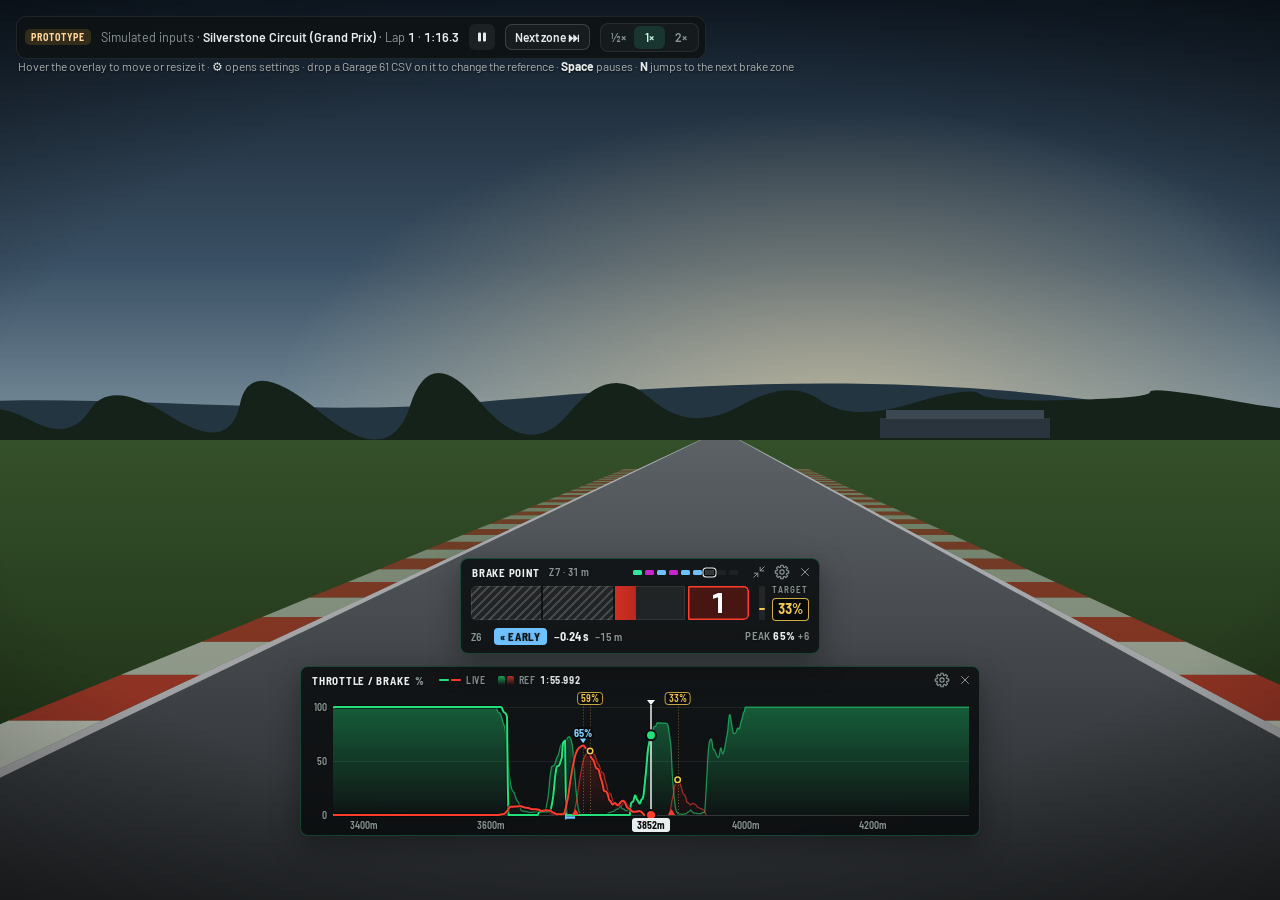
<file: prototype/index.html>
<!doctype html>
<html lang="en">
<head>
  <meta charset="utf-8">
  <meta name="viewport" content="width=device-width, initial-scale=1">
  <title>Input Telemetry Overlay</title>
  <link rel="preconnect" href="https://fonts.googleapis.com">
  <link rel="preconnect" href="https://fonts.gstatic.com" crossorigin>
  <link href="https://fonts.googleapis.com/css2?family=Barlow:wght@400;500;600&family=Barlow+Semi+Condensed:wght@500;600;700&display=swap" rel="stylesheet">
  <link rel="stylesheet" href="src/styles.css">
</head>
<body>
  <!-- Prototype only: a stand-in for the sim view so opacity can be judged. -->
  <div class="stage" id="stage" aria-hidden="true"></div>

  <!-- ================= Overlay ================= -->
  <section class="ito-overlay" id="overlay" aria-label="Throttle and brake inputs">
    <canvas class="ito-canvas" id="graph"></canvas>

    <header class="ito-header" id="dragHandle">
      <span class="ito-grip" aria-hidden="true"></span>
      <h1 class="ito-title" id="title"><span class="full">Throttle / Brake</span><span class="short">Thr / Brk</span><span class="unit">%</span></h1>
      <div class="ito-legend" id="legend">
        <span class="lg"><span class="lg-keys"><i class="lg-line" style="--c: var(--throttle)"></i><i class="lg-line" style="--c: var(--brake)"></i></span>Live</span>
        <span class="lg" id="legendRef"><span class="lg-keys"><i class="lg-fill" style="--c: var(--throttle)"></i><i class="lg-fill" style="--c: var(--brake)"></i></span>Ref <b id="legendRefTime">–</b></span>
      </div>
      <span class="ito-tools">
        <button class="ito-gear" id="gear" type="button" aria-label="Overlay settings" aria-haspopup="dialog" aria-expanded="false" aria-controls="settings">
          <svg viewBox="0 0 24 24" width="16" height="16" aria-hidden="true"><path d="M9.97 4.68 L10.27 1.95 L13.73 1.95 L14.03 4.68 L15.75 5.39 L17.89 3.67 L20.33 6.11 L18.61 8.25 L19.32 9.97 L22.05 10.27 L22.05 13.73 L19.32 14.03 L18.61 15.75 L20.33 17.89 L17.89 20.33 L15.75 18.61 L14.03 19.32 L13.73 22.05 L10.27 22.05 L9.97 19.32 L8.25 18.61 L6.11 20.33 L3.67 17.89 L5.39 15.75 L4.68 14.03 L1.95 13.73 L1.95 10.27 L4.68 9.97 L5.39 8.25 L3.67 6.11 L6.11 3.67 L8.25 5.39Z"/><circle cx="12" cy="12" r="3.2"/></svg>
        </button>
        <button class="ito-gear" id="quit" type="button" aria-label="Quit the overlay">
          <svg viewBox="0 0 24 24" width="14" height="14" aria-hidden="true"><path d="M6 6l12 12M18 6 6 18"/></svg>
        </button>
      </span>
    </header>

    <div class="ito-size" id="sizeReadout" aria-hidden="true"></div>
    <div class="ito-drop" aria-hidden="true">
      <svg viewBox="0 0 24 24" width="20" height="20"><path d="M12 15V4M7.5 8.5 12 4l4.5 4.5M4 15v3a2 2 0 0 0 2 2h12a2 2 0 0 0 2-2v-3"/></svg>
      <span>Drop to set reference lap</span>
    </div>
  </section>

  <!-- ================= Brake point countdown ================= -->
  <!-- Its own window, so it can sit near the driver's line of sight. Filled by brake-cue.js. -->
  <section id="cue" aria-label="Brake point countdown"></section>

  <!-- ================= Settings ================= -->
  <div class="ito-settings" id="settings" role="dialog" aria-labelledby="setTitle" hidden>
    <div class="set-head">
      <span id="setTitle">Graph settings</span>
      <button class="icon-btn" type="button" data-close aria-label="Close settings">
        <svg viewBox="0 0 24 24" width="14" height="14" aria-hidden="true"><path d="M6 6l12 12M18 6 6 18"/></svg>
      </button>
    </div>

    <!-- Each window's gear shows its own tabs (data-for); Reference is in both. -->
    <div class="set-tabs" role="tablist">
      <button type="button" role="tab" id="tab-display" aria-controls="panel-display" data-tab="display" data-for="graph">Display</button>
      <button type="button" role="tab" id="tab-labels" aria-controls="panel-labels" data-tab="labels" data-for="graph">Labels</button>
      <button type="button" role="tab" id="tab-timing" aria-controls="panel-timing" data-tab="timing" data-for="graph">Timing</button>
      <button type="button" role="tab" id="tab-countdown" aria-controls="panel-countdown" data-tab="countdown" data-for="cue">Countdown</button>
      <button type="button" role="tab" id="tab-grades" aria-controls="panel-grades" data-tab="grades" data-for="cue">Grades</button>
      <button type="button" role="tab" id="tab-window" aria-controls="panel-window" data-tab="window" data-for="cue">Window</button>
      <button type="button" role="tab" id="tab-reference" aria-controls="panel-reference" data-tab="reference" data-for="graph cue">Reference</button>
    </div>

    <div class="set-body">
    <!-- ======== Graph ======== -->
    <!-- Display -->
    <div class="set-panel" role="tabpanel" id="panel-display" aria-labelledby="tab-display">
      <div class="set-section">Opacity</div>
      <label class="set-row">
        <span class="row-head"><span>Background</span><output data-for="bgOpacity"></output></span>
        <input type="range" min="0" max="100" step="1" data-setting="bgOpacity" data-unit="%">
      </label>
      <label class="set-row">
        <span class="row-head"><span>Reference fill</span><output data-for="refOpacity"></output></span>
        <input type="range" min="0" max="100" step="1" data-setting="refOpacity" data-unit="%">
      </label>

      <hr class="set-divider">
      <div class="set-section">Layout</div>
      <label class="set-toggle">
        <span>Lock size &amp; position<small>Both windows</small></span>
        <input type="checkbox" class="switch" data-setting="locked">
      </label>
      <button type="button" class="btn" data-reset="graph">Reset size &amp; position</button>

      <hr class="set-divider">
      <label class="set-toggle">
        <span>Brake point window<small>The countdown; its gear has its settings</small></span>
        <input type="checkbox" class="switch" data-setting="cueOn">
      </label>
    </div>

    <!-- Labels -->
    <div class="set-panel" role="tabpanel" id="panel-labels" aria-labelledby="tab-labels" hidden>
      <label class="set-toggle">
        <span>Brake peak labels<small>Max % reached in each braking zone</small></span>
        <input type="checkbox" class="switch" data-setting="labels">
      </label>
      <div class="set-row" data-needs="labels">
        <span class="row-head"><span>Label</span></span>
        <div class="seg" data-setting="labelMode" role="group" aria-label="Which brake traces get labels">
          <button type="button" data-value="live">Live</button>
          <button type="button" data-value="ref">Reference</button>
          <button type="button" data-value="both">Both</button>
        </div>
      </div>
      <label class="set-row" data-needs="labels">
        <span class="row-head"><span>Ignore peaks below</span><output data-for="labelMin"></output></span>
        <input type="range" min="0" max="50" step="1" data-setting="labelMin" data-unit="%">
      </label>
      <div class="label-key" data-needs="labels">
        <span><i class="key-pill key-live">82%</i>Your peak, on its apex</span>
        <span><i class="key-pill key-ref">76%</i>Reference peak, top of its line</span>
      </div>

      <hr class="set-divider">
      <label class="set-toggle">
        <span>Brake points<small>Marks each reference brake point and underlines your gap to it in its grade's colour</small></span>
        <input type="checkbox" class="switch" data-setting="cueGraph">
      </label>
    </div>

    <!-- Timing -->
    <div class="set-panel" role="tabpanel" id="panel-timing" aria-labelledby="tab-timing" hidden>
      <div class="set-row">
        <span class="row-head"><span>X-axis</span></span>
        <div class="seg" data-setting="axis" role="group" aria-label="X-axis units">
          <button type="button" data-value="distance">Distance</button>
          <button type="button" data-value="time">Time</button>
        </div>
      </div>
      <label class="set-row" data-axis="distance">
        <span class="row-head"><span>History <small>behind the car</small></span><output data-for="historyM"></output></span>
        <input type="range" min="100" max="1500" step="50" data-setting="historyM" data-unit=" m">
      </label>
      <label class="set-row" data-axis="distance">
        <span class="row-head"><span>Look-ahead <small>reference preview</small></span><output data-for="aheadM"></output></span>
        <input type="range" min="0" max="1500" step="50" data-setting="aheadM" data-unit=" m">
      </label>
      <label class="set-row" data-axis="time" hidden>
        <span class="row-head"><span>History <small>behind the car</small></span><output data-for="historyS"></output></span>
        <input type="range" min="1" max="20" step="0.5" data-setting="historyS" data-unit=" s">
      </label>
      <label class="set-row" data-axis="time" hidden>
        <span class="row-head"><span>Look-ahead <small>reference preview</small></span><output data-for="aheadS"></output></span>
        <input type="range" min="0" max="15" step="0.5" data-setting="aheadS" data-unit=" s">
      </label>

      <hr class="set-divider">
      <div class="set-row">
        <span class="row-head"><span>Update rate</span></span>
        <div class="seg" data-setting="hz" role="group" aria-label="Update rate">
          <button type="button" data-value="30">30 Hz</button>
          <button type="button" data-value="60">60 Hz</button>
        </div>
        <p class="set-hint">iRacing sends telemetry at 60 Hz. 30 Hz halves the redraw cost.</p>
      </div>
    </div>

    <!-- ======== Brake point window ======== -->
    <!-- Countdown -->
    <div class="set-panel" role="tabpanel" id="panel-countdown" aria-labelledby="tab-countdown" hidden>
      <label class="set-row" data-needs="cueOn">
        <span class="row-head"><span>Countdown <small>3 counts</small></span><output data-for="cueLead"></output></span>
        <input type="range" min="1.5" max="4.5" step="0.5" data-setting="cueLead" data-unit=" s">
      </label>
      <label class="set-row" data-needs="cueOn">
        <span class="row-head"><span>Cue early by <small>reaction allowance</small></span><output data-for="cueEarly"></output></span>
        <input type="range" min="0" max="0.3" step="0.05" data-setting="cueEarly" data-unit=" s" data-decimals="2">
      </label>
      <label class="set-row" data-needs="cueOn">
        <span class="row-head"><span>Skip zones below <small>reference peak</small></span><output data-for="cueMin"></output></span>
        <input type="range" min="0" max="50" step="1" data-setting="cueMin" data-unit="%">
      </label>
      <label class="set-toggle" data-needs="cueOn">
        <span>Beeps<small>One per count, a long one on BRAKE</small></span>
        <input type="checkbox" class="switch" data-setting="cueBeep">
      </label>
      <label class="set-toggle">
        <span>Red pulse on BRAKE<small>Both windows' backgrounds, for half a second</small></span>
        <input type="checkbox" class="switch" data-setting="cuePulse">
      </label>
    </div>

    <!-- Grades -->
    <div class="set-panel" role="tabpanel" id="panel-grades" aria-labelledby="tab-grades" hidden>
      <label class="set-row">
        <span class="row-head"><span>Good within <small>of the reference</small></span><output data-for="cueTol"></output></span>
        <input type="range" min="0.02" max="0.2" step="0.01" data-setting="cueTol" data-unit=" s" data-decimals="2" data-prefix="±">
      </label>
      <label class="set-row">
        <span class="row-head"><span>Perfect within <small>inside good</small></span><output data-for="cuePerfect"></output></span>
        <input type="range" min="0.01" max="0.06" step="0.01" data-setting="cuePerfect" data-unit=" s" data-decimals="2" data-prefix="±">
      </label>
      <div class="grade-key" id="gradeKey"></div>
    </div>

    <!-- Window -->
    <div class="set-panel" role="tabpanel" id="panel-window" aria-labelledby="tab-window" hidden>
      <label class="set-toggle">
        <span>Show this window<small>Also on the graph's Display tab</small></span>
        <input type="checkbox" class="switch" data-setting="cueOn">
      </label>
      <label class="set-toggle" data-needs="cueOn">
        <span>Compact<small>Just the bar</small></span>
        <input type="checkbox" class="switch" data-setting="cueCompact">
      </label>

      <hr class="set-divider">
      <div class="set-section">Opacity</div>
      <label class="set-row" data-needs="cueOn">
        <span class="row-head"><span>Background</span><output data-for="cueBg"></output></span>
        <input type="range" min="0" max="100" step="1" data-setting="cueBg" data-unit="%">
      </label>
      <label class="set-row" data-needs="cueOn">
        <span class="row-head"><span>Contents <small>bar and text</small></span><output data-for="cueFg"></output></span>
        <input type="range" min="30" max="100" step="1" data-setting="cueFg" data-unit="%">
      </label>

      <hr class="set-divider">
      <div class="set-section">Layout</div>
      <label class="set-toggle">
        <span>Lock size &amp; position<small>Both windows</small></span>
        <input type="checkbox" class="switch" data-setting="locked">
      </label>
      <button type="button" class="btn" data-reset="cue">Reset size &amp; position</button>
    </div>

    <!-- ======== Both ======== -->
    <!-- Reference -->
    <div class="set-panel" role="tabpanel" id="panel-reference" aria-labelledby="tab-reference" hidden>
      <div class="ref-card" id="refCard" hidden>
        <div class="ref-top">
          <span class="ref-src" id="refSrc">G61</span>
          <span class="ref-driver" id="refDriver"></span>
          <span class="ref-time" id="refTime"></span>
        </div>
        <div class="ref-sub" id="refSub"></div>
        <div class="ref-meta">
          <span id="refStats"></span>
          <span class="ref-status" id="refStatus"></span>
        </div>
        <div class="ref-actions">
          <button type="button" class="btn" data-browse>Replace…</button>
          <button type="button" class="btn btn-quiet" id="refRemove">Remove</button>
        </div>
      </div>

      <div class="dropzone" id="dropzone" role="button" tabindex="0" aria-describedby="dropHint">
        <svg viewBox="0 0 24 24" width="20" height="20" aria-hidden="true"><path d="M12 15V4M7.5 8.5 12 4l4.5 4.5M4 15v3a2 2 0 0 0 2 2h12a2 2 0 0 0 2-2v-3"/></svg>
        <span class="dz-title" id="dzTitle">Drop a Garage 61 lap CSV</span>
        <span class="dz-sub">or <u>browse files</u></span>
        <span class="dz-hint" id="dropHint">Needs LapDistPct, Brake and Throttle columns</span>
      </div>
      <input type="file" id="fileInput" accept=".csv,text/csv" hidden>
      <p class="set-error" id="refError" role="alert" hidden></p>

      <label class="set-toggle">
        <span>Show reference lap</span>
        <input type="checkbox" class="switch" data-setting="showRef">
      </label>
      <p class="set-hint">Lined up by lap distance, so a lap of any pace matches corner for corner.</p>
    </div>
    </div>

    <div class="set-foot">
      <button type="button" class="link-btn" id="resetAll">Reset to defaults</button>
      <span>Design prototype</span>
    </div>
  </div>

  <!-- Prototype only: playback controls for the simulated inputs. -->
  <div class="harness" id="harness">
    <span class="harness-tag">Prototype</span>
    <span class="harness-text">Simulated inputs · <b id="hzTrack">–</b> · Lap <b id="hzLap">1</b> · <b id="hzClock">0:00.0</b></span>
    <button type="button" class="icon-btn" id="playBtn" aria-label="Pause"></button>
    <button type="button" class="btn btn-sm" id="nextZoneBtn" title="Jump to just before the next brake point countdown (N)">Next zone ⏭</button>
    <div class="seg seg-sm" id="speedSeg" role="group" aria-label="Playback speed">
      <button type="button" data-speed="0.5">½×</button>
      <button type="button" data-speed="1" aria-pressed="true">1×</button>
      <button type="button" data-speed="2">2×</button>
    </div>
  </div>
  <p class="harness-hint">Hover the overlay to move or resize it · <b>⚙</b> opens settings · drop a Garage 61 CSV on it to change the reference · <b>Space</b> pauses · <b>N</b> jumps to the next brake zone</p>

  <script src="data/sample-lap.js"></script>
  <script src="src/lap.js"></script>
  <script src="src/sim.js"></script>
  <script src="src/live-trace.js"></script>
  <script src="src/graph.js"></script>
  <script src="src/brake-cue.js"></script>
  <script src="src/frame.js"></script>
  <script src="src/settings.js"></script>
  <script src="src/stage.js"></script>
  <script src="src/main.js"></script>
</body>
</html>
</file>
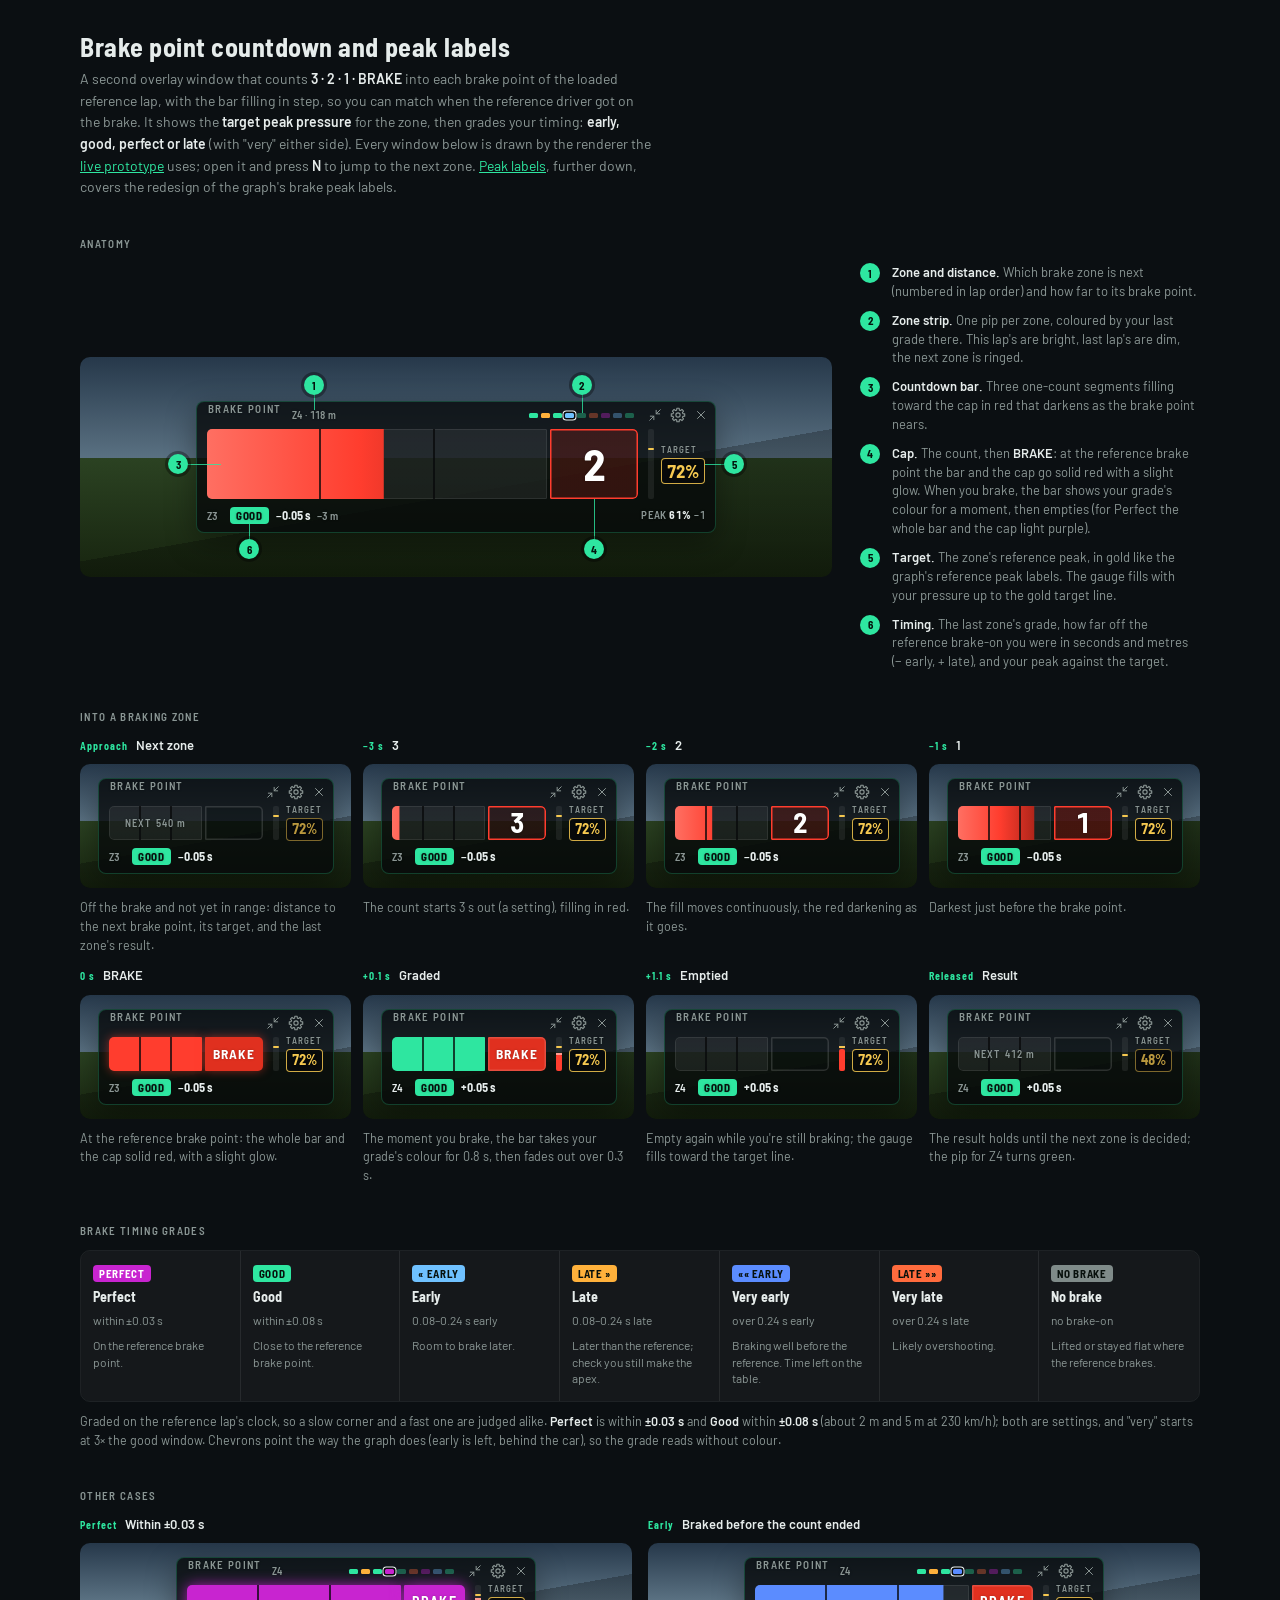
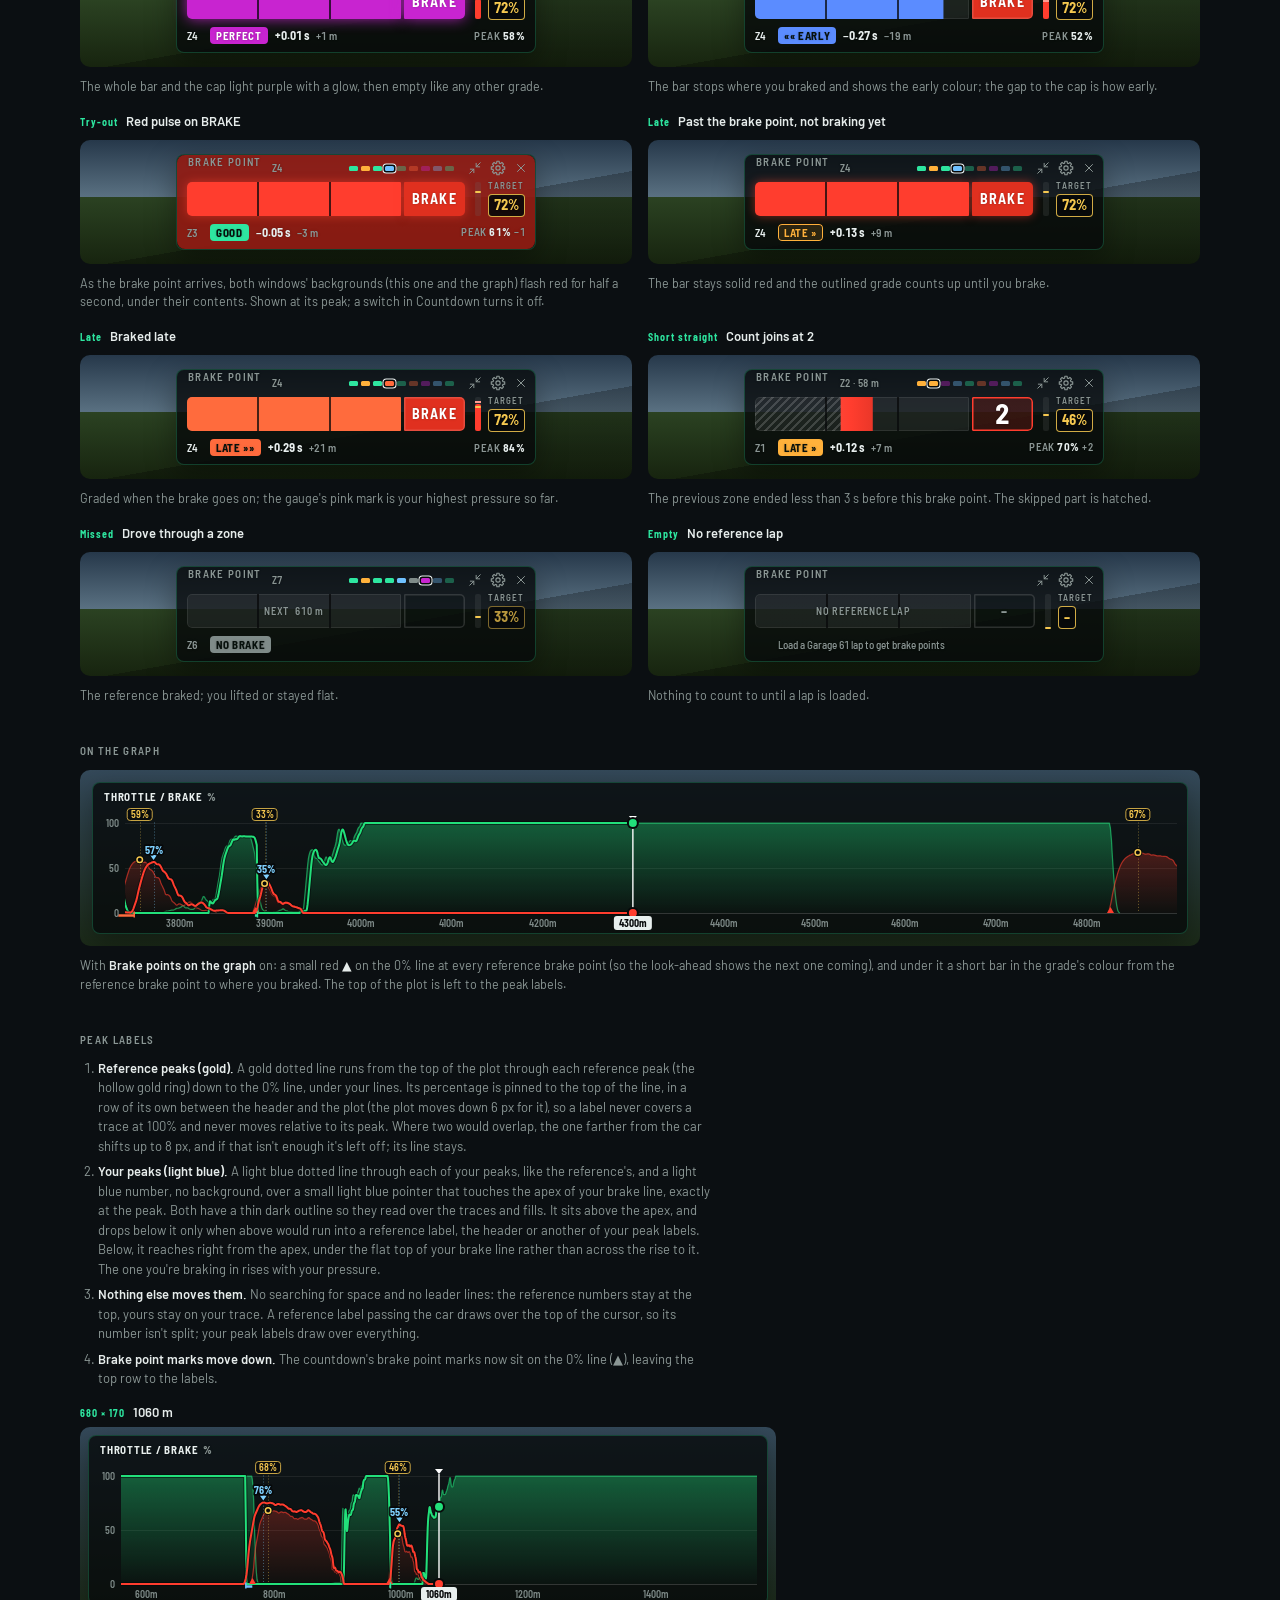
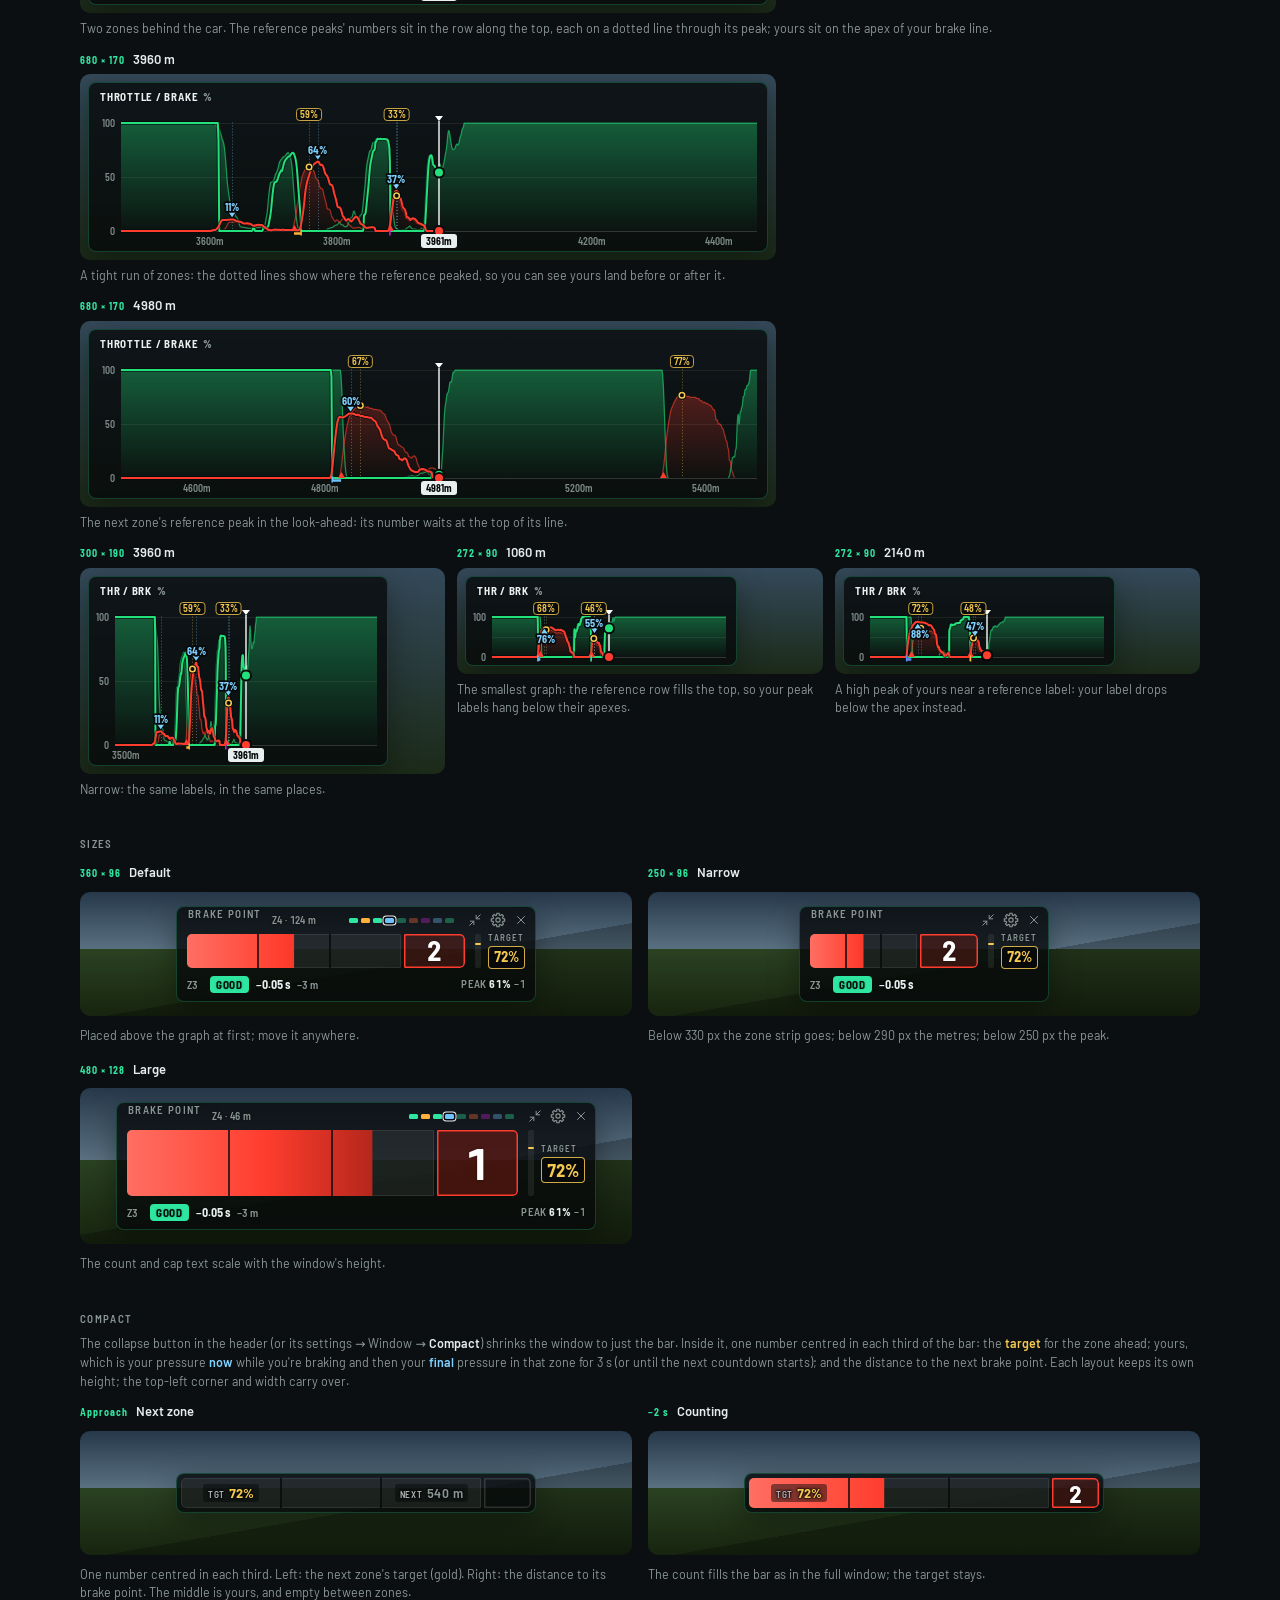
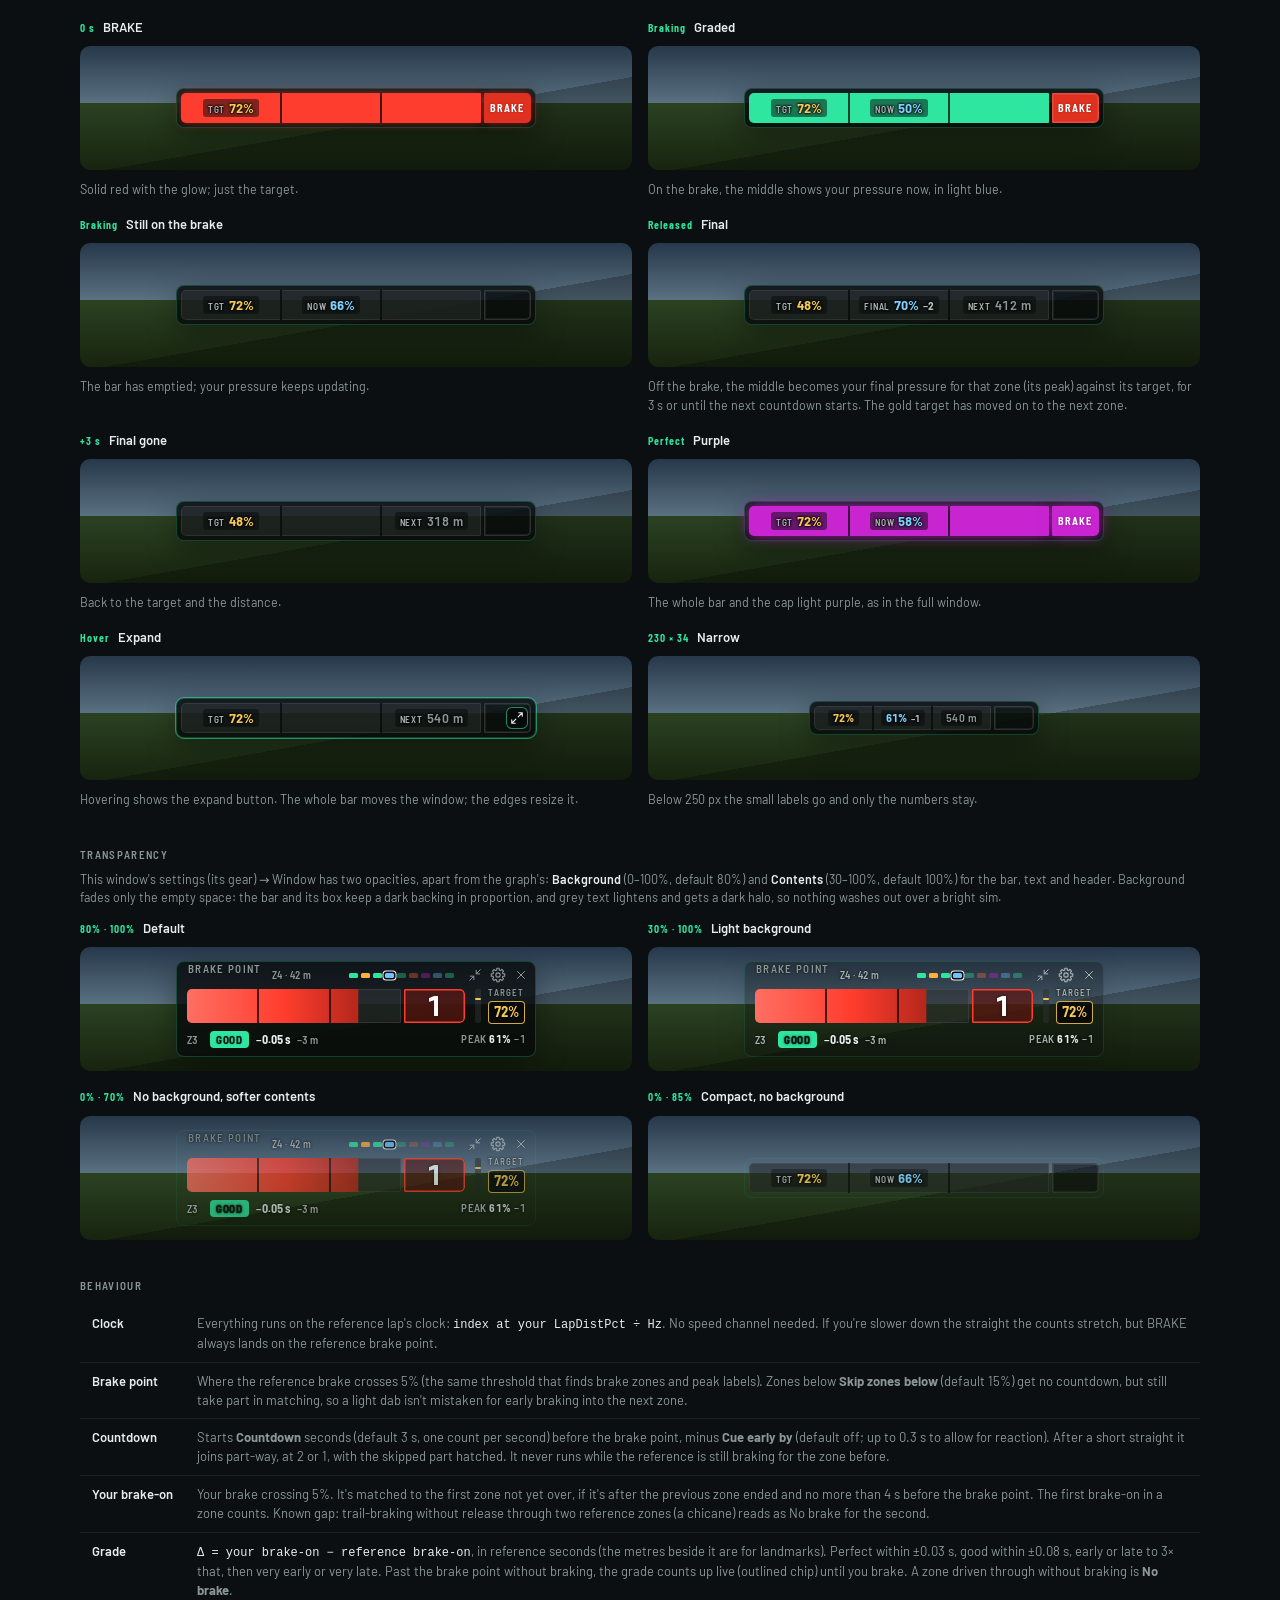
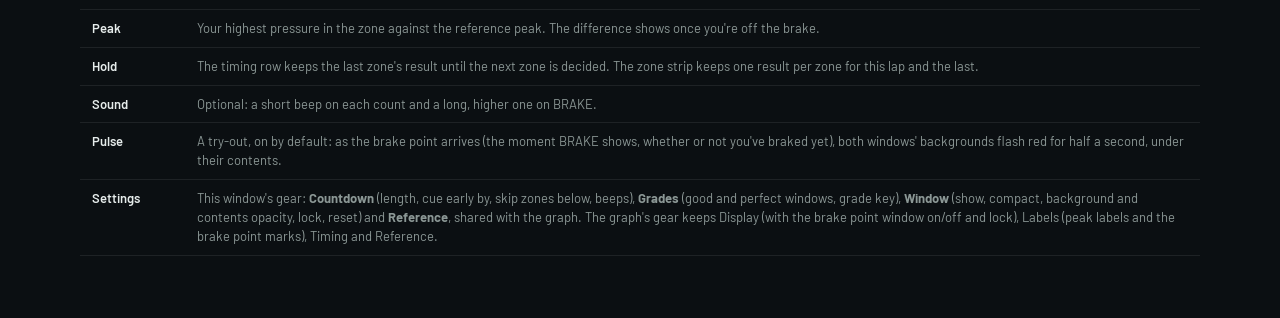
<file: prototype/brake-cue.html>
<!doctype html>
<html lang="en">
<head>
  <meta charset="utf-8">
  <meta name="viewport" content="width=device-width, initial-scale=1">
  <title>Brake Design Board</title>
  <link rel="preconnect" href="https://fonts.googleapis.com">
  <link rel="preconnect" href="https://fonts.gstatic.com" crossorigin>
  <link href="https://fonts.googleapis.com/css2?family=Barlow:wght@400;500;600&family=Barlow+Semi+Condensed:wght@500;600;700&display=swap" rel="stylesheet">
  <link rel="stylesheet" href="src/styles.css">
  <style>
    /* Design board: every state of the brake point window, drawn by the same renderer
       as the live prototype (index.html), fed fixed states. */
    html, body { height: auto; }
    body { overflow: auto; padding: 32px 16px 64px; }
    .board { max-width: 1120px; margin: 0 auto; display: grid; gap: 40px; }
    .board h1 { margin: 0 0 6px; font: 700 26px/1.15 var(--font-hud); letter-spacing: 0.02em; color: var(--ui-text); }
    .board h2 {
      margin: 0 0 14px;
      font: 600 11px/1 var(--font-hud);
      letter-spacing: 0.12em;
      text-transform: uppercase;
      color: var(--ui-muted);
    }
    .lede { margin: 0; max-width: 72ch; color: var(--ui-muted); font-size: 14px; line-height: 1.55; }
    .lede b, .note b { color: var(--ui-text); font-weight: 600; }
    .lede a { color: var(--accent); }

    .grid { display: grid; grid-template-columns: repeat(auto-fill, minmax(372px, 1fr)); gap: 16px; }
    .spec { display: grid; gap: 10px; align-content: start; }
    /* A stand-in for the sim behind the window, so translucency reads as it would in the car. */
    .backdrop {
      display: grid;
      place-items: center;
      min-height: 124px;
      padding: 14px 6px;
      border-radius: 10px;
      overflow: hidden;
      background:
        linear-gradient(170deg, transparent 58%, rgba(0, 0, 0, 0.25) 58%),
        linear-gradient(#26384a 0%, #5a7182 46%, #2b4222 46%, #17240f 100%);
    }
    .backdrop .ito-overlay { position: relative; left: auto; top: auto; }
    /* Show compact mode's expand button as if the pointer were over the bar. */
    .backdrop .ito-cue.is-compact.is-hover-demo .cue-expand { display: grid; }
    .backdrop .ito-cue.is-hover-demo { outline: 1px solid rgba(46, 230, 160, 0.55); }
    /* The red pulse, held at its peak. */
    .backdrop .ito-overlay.is-pulse-demo::before { opacity: 1; }
    .cap-title { display: flex; align-items: baseline; gap: 8px; font-weight: 600; color: var(--ui-text); }
    .cap-title span { font: 700 10px/1 var(--font-hud); letter-spacing: 0.1em; color: var(--accent); }
    .note { margin: 0; color: var(--ui-muted); font-size: 12.5px; line-height: 1.5; }

    /* Anatomy */
    .anatomy { display: grid; grid-template-columns: minmax(0, 1fr) minmax(260px, 340px); gap: 28px; align-items: center; }
    .anatomy .backdrop { min-height: 220px; position: relative; }
    .callouts { margin: 0; padding: 0; list-style: none; display: grid; gap: 10px; counter-reset: c; }
    .callouts li { display: grid; grid-template-columns: 22px 1fr; gap: 10px; color: var(--ui-muted); font-size: 13px; line-height: 1.45; }
    .callouts li b { color: var(--ui-text); font-weight: 600; }
    .dot-n {
      display: grid;
      place-items: center;
      width: 20px;
      height: 20px;
      border-radius: 50%;
      background: var(--accent);
      color: var(--accent-ink);
      font: 700 11px/1 var(--font-hud);
    }
    .pin { position: absolute; z-index: 6; transform: translate(-50%, -50%); box-shadow: 0 0 0 3px rgba(0, 0, 0, 0.35); }

    /* Sequence strip */
    .seq { display: grid; grid-template-columns: repeat(auto-fill, minmax(236px, 1fr)); gap: 12px; }
    .seq .backdrop { min-height: 112px; }

    /* Grade scale */
    .scale { display: grid; grid-template-columns: repeat(7, minmax(0, 1fr)); border-radius: 10px; overflow: hidden; border: 1px solid var(--ui-line); }
    .scale > div { display: grid; gap: 8px; align-content: start; padding: 14px 12px; background: var(--ui-raised); border-right: 1px solid var(--ui-line); }
    .scale > div:last-child { border-right: 0; }
    .scale .cue-chip { justify-self: start; font: 700 11px/1 var(--font-hud); }
    .scale small { color: var(--ui-muted); font-size: 12px; line-height: 1.4; }
    .scale strong { font: 700 14px/1 var(--font-hud); color: var(--ui-text); font-variant-numeric: tabular-nums; }

    .graph-host { position: relative; height: 176px; border-radius: 10px; overflow: hidden; background: linear-gradient(#34495a, #1b2a18); }
    .graph-host .ito-overlay { position: absolute; left: 12px; top: 12px; right: 12px; bottom: 12px; width: auto; height: auto; }

    /* Peak labels */
    .shots { display: grid; grid-template-columns: repeat(auto-fill, minmax(340px, 1fr)); gap: 12px; }
    .shot { display: grid; gap: 6px; align-content: start; }
    .shot .frame { overflow-x: auto; padding: 8px; border-radius: 10px; background: linear-gradient(#34495a, #1b2a18); }
    .shot .ito-overlay { position: relative; left: auto; top: auto; }
    .shots.wide { grid-template-columns: 1fr; }
    .shots.wide .frame { justify-self: start; max-width: 100%; }
    .rules { margin: 0; padding-left: 18px; display: grid; gap: 6px; color: var(--ui-muted); font-size: 13px; line-height: 1.5; max-width: 90ch; }
    .rules b { color: var(--ui-text); font-weight: 600; }

    table.spec-table { width: 100%; border-collapse: collapse; font-size: 13px; }
    .spec-table th, .spec-table td { text-align: left; padding: 9px 12px; border-bottom: 1px solid var(--ui-line); vertical-align: top; }
    .spec-table th { color: var(--ui-muted); font-weight: 600; font-size: 12px; white-space: nowrap; }
    .spec-table td:first-child { color: var(--ui-text); font-weight: 600; white-space: nowrap; }
    .spec-table td { color: var(--ui-muted); line-height: 1.45; }
    .spec-table code { color: var(--ui-text); font-size: 12px; }

    @media (max-width: 820px) {
      .anatomy { grid-template-columns: 1fr; }
      .scale { grid-template-columns: repeat(2, minmax(0, 1fr)); }
      .shots { grid-template-columns: 1fr; }
      .scale > div { border-bottom: 1px solid var(--ui-line); }
      .grid { grid-template-columns: 1fr; }
    }
  </style>
</head>
<body>
  <main class="board">
    <header>
      <h1>Brake point countdown and peak labels</h1>
      <p class="lede">A second overlay window that counts <b>3 · 2 · 1 · BRAKE</b> into each brake point of the loaded
        reference lap, with the bar filling in step, so you can match when the reference driver got on the brake.
        It shows the <b>target peak pressure</b> for the zone, then grades your timing:
        <b>early, good, perfect or late</b> (with "very" either side). Every window below is drawn by the renderer the
        <a href="index.html">live prototype</a> uses; open it and press <b>N</b> to jump to the next zone.
        <a href="#labels">Peak labels</a>, further down, covers the redesign of the graph's brake peak labels.</p>
    </header>

    <section>
      <h2>Anatomy</h2>
      <div class="anatomy">
        <div class="backdrop" id="anatomy"></div>
        <ol class="callouts">
          <li><span class="dot-n">1</span><span><b>Zone and distance.</b> Which brake zone is next (numbered in lap order) and how far to its brake point.</span></li>
          <li><span class="dot-n">2</span><span><b>Zone strip.</b> One pip per zone, coloured by your last grade there. This lap's are bright, last lap's are dim, the next zone is ringed.</span></li>
          <li><span class="dot-n">3</span><span><b>Countdown bar.</b> Three one-count segments filling toward the cap in red that darkens as the brake point nears.</span></li>
          <li><span class="dot-n">4</span><span><b>Cap.</b> The count, then <b>BRAKE</b>: at the reference brake point the bar and the cap go solid red with a slight glow. When you brake, the bar shows your grade's colour for a moment, then empties (for Perfect the whole bar and the cap light purple).</span></li>
          <li><span class="dot-n">5</span><span><b>Target.</b> The zone's reference peak, in gold like the graph's reference peak labels. The gauge fills with your pressure up to the gold target line.</span></li>
          <li><span class="dot-n">6</span><span><b>Timing.</b> The last zone's grade, how far off the reference brake-on you were in seconds and metres (− early, + late), and your peak against the target.</span></li>
        </ol>
      </div>
    </section>

    <section>
      <h2>Into a braking zone</h2>
      <div class="seq" id="seq"></div>
    </section>

    <section>
      <h2>Brake timing grades</h2>
      <div class="scale" id="scale"></div>
      <p class="note" style="margin-top: 10px">Graded on the reference lap's clock, so a slow corner and a fast one are judged alike.
        <b>Perfect</b> is within <b>±0.03 s</b> and <b>Good</b> within <b>±0.08 s</b> (about 2 m and 5 m at 230 km/h); both are settings, and "very"
        starts at 3× the good window. Chevrons point the way the graph does
        (early is left, behind the car), so the grade reads without colour.</p>
    </section>

    <section>
      <h2>Other cases</h2>
      <div class="grid" id="cases"></div>
    </section>

    <section>
      <h2>On the graph</h2>
      <div class="graph-host"><section class="ito-overlay is-locked" id="graphOverlay"><canvas class="ito-canvas" id="graph"></canvas></section></div>
      <p class="note" style="margin-top: 10px">With <b>Brake points on the graph</b> on: a small red <b>▲</b> on the 0% line at every reference brake point
        (so the look-ahead shows the next one coming), and under it a short bar in the grade's colour from the
        reference brake point to where you braked. The top of the plot is left to the peak labels.</p>
    </section>

    <section id="labels">
      <h2>Peak labels</h2>
      <ol class="rules">
        <li><b>Reference peaks (gold).</b> A gold dotted line runs from the top of the plot through each reference peak (the hollow gold ring) down to the 0% line, under your lines. Its percentage is pinned to the top of the line, in a row of its own between the header and the plot (the plot moves down 6 px for it), so a label never covers a trace at 100% and never moves relative to its peak. Where two would overlap, the one farther from the car shifts up to 8 px, and if that isn't enough it's left off; its line stays.</li>
        <li><b>Your peaks (light blue).</b> A light blue dotted line through each of your peaks, like the reference's, and a light blue number, no background, over a small light blue pointer that touches the apex of your brake line, exactly at the peak. Both have a thin dark outline so they read over the traces and fills. It sits above the apex, and drops below it only when above would run into a reference label, the header or another of your peak labels. Below, it reaches right from the apex, under the flat top of your brake line rather than across the rise to it. The one you're braking in rises with your pressure.</li>
        <li><b>Nothing else moves them.</b> No searching for space and no leader lines: the reference numbers stay at the top, yours stay on your trace. A reference label passing the car draws over the top of the cursor, so its number isn't split; your peak labels draw over everything.</li>
        <li><b>Brake point marks move down.</b> The countdown's brake point marks now sit on the 0% line (▲), leaving the top row to the labels.</li>
      </ol>
      <div class="shots wide" id="shotsWide" style="margin-top: 14px"></div>
      <div class="shots" id="shots" style="margin-top: 12px"></div>
    </section>

    <section>
      <h2>Sizes</h2>
      <div class="grid" id="sizes"></div>
    </section>

    <section id="compact-mode">
      <h2>Compact</h2>
      <p class="note" style="margin: -4px 0 12px">The collapse button in the header (or its settings → Window → <b>Compact</b>) shrinks the window to just the bar.
        Inside it, one number centred in each third of the bar: the <b style="color: rgb(245, 200, 80)">target</b> for the zone ahead; yours, which is your pressure
        <b style="color: rgb(127, 209, 255)">now</b> while you're braking and then your <b style="color: rgb(127, 209, 255)">final</b> pressure in that zone for 3 s (or until the next countdown starts);
        and the distance to the next brake point. Each layout keeps its own height; the top-left corner and width carry over.</p>
      <div class="grid" id="compact"></div>
    </section>

    <section id="transparency">
      <h2>Transparency</h2>
      <p class="note" style="margin: -4px 0 12px">This window's settings (its gear) → Window has two opacities, apart from the graph's:
        <b>Background</b> (0–100%, default 80%) and <b>Contents</b> (30–100%, default 100%) for the bar, text and header.
        Background fades only the empty space: the bar and its box keep a dark backing in proportion, and grey text lightens and gets a
        dark halo, so nothing washes out over a bright sim.</p>
      <div class="grid" id="alpha"></div>
    </section>

    <section>
      <h2>Behaviour</h2>
      <table class="spec-table">
        <tbody>
          <tr><td>Clock</td><td>Everything runs on the reference lap's clock: <code>index at your LapDistPct ÷ Hz</code>. No speed channel needed. If you're slower down the straight the counts stretch, but BRAKE always lands on the reference brake point.</td></tr>
          <tr><td>Brake point</td><td>Where the reference brake crosses 5% (the same threshold that finds brake zones and peak labels). Zones below <b>Skip zones below</b> (default 15%) get no countdown, but still take part in matching, so a light dab isn't mistaken for early braking into the next zone.</td></tr>
          <tr><td>Countdown</td><td>Starts <b>Countdown</b> seconds (default 3 s, one count per second) before the brake point, minus <b>Cue early by</b> (default off; up to 0.3 s to allow for reaction). After a short straight it joins part-way, at 2 or 1, with the skipped part hatched. It never runs while the reference is still braking for the zone before.</td></tr>
          <tr><td>Your brake-on</td><td>Your brake crossing 5%. It's matched to the first zone not yet over, if it's after the previous zone ended and no more than 4 s before the brake point. The first brake-on in a zone counts. Known gap: trail-braking without release through two reference zones (a chicane) reads as No brake for the second.</td></tr>
          <tr><td>Grade</td><td><code>Δ = your brake-on − reference brake-on</code>, in reference seconds (the metres beside it are for landmarks). Perfect within ±0.03 s, good within ±0.08 s, early or late to 3× that, then very early or very late. Past the brake point without braking, the grade counts up live (outlined chip) until you brake. A zone driven through without braking is <b>No brake</b>.</td></tr>
          <tr><td>Peak</td><td>Your highest pressure in the zone against the reference peak. The difference shows once you're off the brake.</td></tr>
          <tr><td>Hold</td><td>The timing row keeps the last zone's result until the next zone is decided. The zone strip keeps one result per zone for this lap and the last.</td></tr>
          <tr><td>Sound</td><td>Optional: a short beep on each count and a long, higher one on BRAKE.</td></tr>
          <tr><td>Pulse</td><td>A try-out, on by default: as the brake point arrives (the moment BRAKE shows, whether or not you've braked yet), both windows' backgrounds flash red for half a second, under their contents.</td></tr>
          <tr><td>Settings</td><td>This window's gear: <b>Countdown</b> (length, cue early by, skip zones below, beeps), <b>Grades</b> (good and perfect windows, grade key), <b>Window</b> (show, compact, background and contents opacity, lock, reset) and <b>Reference</b>, shared with the graph. The graph's gear keeps Display (with the brake point window on/off and lock), Labels (peak labels and the brake point marks), Timing and Reference.</td></tr>
        </tbody>
      </table>
    </section>
  </main>

  <script src="data/sample-lap.js"></script>
  <script src="src/lap.js"></script>
  <script src="src/sim.js"></script>
  <script src="src/live-trace.js"></script>
  <script src="src/graph.js"></script>
  <script src="src/brake-cue.js"></script>
  <script src="src/board.js"></script>
</body>
</html>
</file>
<file: prototype/src/styles.css>
/* ============ Tokens ============ */
:root {
  color-scheme: dark;

  /* Data — shared with graph.js */
  --throttle: #22e07a;
  --brake: #ff3d2e;
  --you-rgb: 127, 209, 255; /* your peak labels */
  --target-rgb: 245, 200, 80; /* the reference's peak: the target */

  /* HUD */
  --hud-surface: 7, 9, 10;
  --hud-text: #e8efee;
  --hud-muted: #7f8b89;
  --accent: #2ee6a0;
  --accent-ink: #04150d;

  /* Settings UI */
  --ui-surface: #0e1314;
  --ui-raised: rgba(255, 255, 255, 0.04);
  --ui-line: rgba(255, 255, 255, 0.08);
  --ui-line-strong: rgba(255, 255, 255, 0.16);
  --ui-text: #e6eceb;
  --ui-muted: #8b9795;
  --ok: #37d88f;
  --warn: #f5b43c;
  --danger: #ff7a70;

  --font-hud: "Barlow Semi Condensed", "Segoe UI", system-ui, sans-serif;
  --font-ui: "Barlow", "Segoe UI", system-ui, sans-serif;
}

* { box-sizing: border-box; }
[hidden] { display: none !important; }
html, body { margin: 0; height: 100%; }
body {
  background: #0b0f12;
  color: var(--ui-text);
  font: 400 13px/1.4 var(--font-ui);
  overflow: hidden;
}
button { font: inherit; color: inherit; }
svg { fill: none; stroke: currentColor; stroke-width: 1.8; stroke-linecap: round; stroke-linejoin: round; }

/* ============ Stage (prototype backdrop) ============ */
.stage { position: fixed; inset: 0; }
.stage svg { width: 100%; height: 100%; display: block; stroke: none; }

/* ============ Overlay ============ */
/* Everything drawn on a window was tuned against its dark background. As the background
   fades (--fade = 1 - --bg-alpha), the parts that relied on it keep a dark backing of
   their own (--scrim) and text gets a dark halo, so lowering the background makes the
   empty space see-through instead of washing the bar, fills and text out. */
.ito-overlay {
  --bg-alpha: 0.8;
  --fade: calc(1 - var(--bg-alpha));
  --scrim: rgba(var(--hud-surface), calc(0.62 * var(--fade)));
  /* Muted text lightens too: grey on a bright sim reads worse than on the dark panel. */
  --hud-muted: color-mix(in srgb, #7f8b89, #e8efee calc(var(--fade) * 55%));
  text-shadow: 0 0 3px rgba(var(--hud-surface), calc(0.95 * var(--fade))), 0 0 1px rgba(var(--hud-surface), var(--fade));
  position: fixed;
  left: 0;
  top: 0;
  width: 680px;
  height: 170px;
  container-type: size;
  background: rgba(var(--hud-surface), var(--bg-alpha));
  border: 1px solid rgba(46, 224, 150, calc(0.08 + 0.2 * var(--bg-alpha)));
  border-radius: 8px;
  box-shadow: 0 10px 30px rgba(0, 0, 0, calc(0.45 * var(--bg-alpha)));
  user-select: none;
  -webkit-user-select: none;
  touch-action: none;
}
/* Red pulse at the brake point (a try-out, on by default): a layer under the window's
   contents flashes red for about half a second. */
.ito-overlay::before {
  content: "";
  position: absolute;
  inset: 0;
  z-index: 0;
  border-radius: inherit;
  background: rgba(214, 36, 24, 0.62);
  opacity: 0;
  pointer-events: none;
}
.ito-overlay.is-pulse::before { animation: brake-pulse 0.55s ease-out; }
@keyframes brake-pulse {
  12% { opacity: 1; }
  to { opacity: 0; }
}

.ito-overlay:not(.is-locked):hover,
.ito-overlay.is-moving,
.ito-overlay.is-resizing {
  outline: 1px solid rgba(46, 230, 160, 0.55);
  outline-offset: 0;
}

.ito-canvas { position: absolute; left: 0; top: 0; display: block; }

.ito-header {
  position: absolute;
  inset: 0 0 auto 0;
  height: 26px;
  display: flex;
  align-items: center;
  gap: 14px;
  padding: 0 3px 0 11px;
  z-index: 2;
}
/* Gear and close, at the header's right end. */
.ito-tools { display: flex; gap: 1px; margin-left: auto; }
.ito-tools .ito-gear { margin-left: 0; }
.ito-overlay:not(.is-locked) .ito-header { cursor: grab; }
.ito-overlay.is-moving .ito-header { cursor: grabbing; }

.ito-grip {
  position: absolute;
  left: 3px;
  top: 8px;
  width: 5px;
  height: 11px;
  background: radial-gradient(circle, var(--hud-muted) 0.9px, transparent 1.2px) 0 0 / 4px 4px;
  opacity: 0;
  transition: opacity 0.15s;
}
.ito-overlay:not(.is-locked):hover .ito-grip { opacity: 1; }

.ito-title {
  margin: 0;
  font: 700 11px/1 var(--font-hud);
  letter-spacing: 0.07em;
  text-transform: uppercase;
  color: var(--hud-text);
  white-space: nowrap;
}
.ito-title .unit { color: var(--hud-muted); margin-left: 5px; }
.ito-title .short { display: none; }

.ito-legend {
  display: flex;
  gap: 12px;
  font: 600 10px/1 var(--font-hud);
  letter-spacing: 0.06em;
  text-transform: uppercase;
  color: var(--hud-muted);
  white-space: nowrap;
}
.lg { display: inline-flex; align-items: center; gap: 5px; }
.lg b { color: var(--hud-text); font-weight: 700; font-variant-numeric: tabular-nums; }
.lg-keys { display: inline-flex; align-items: flex-end; gap: 2px; }
.lg-line { width: 10px; height: 2px; border-radius: 1px; background: var(--c); }
.lg-fill { width: 7px; height: 9px; border-radius: 2px 2px 0 0; background: linear-gradient(var(--c), transparent); opacity: 0.75; }

@container (max-width: 540px) { .ito-legend { display: none; } }
@container (max-width: 330px) {
  .ito-title .full { display: none; }
  .ito-title .short { display: inline; }
}

.ito-gear {
  margin-left: auto;
  width: 22px;
  height: 22px;
  display: grid;
  place-items: center;
  padding: 0;
  border: 0;
  border-radius: 6px;
  background: transparent;
  color: var(--hud-muted);
  cursor: pointer;
  transition: color 0.15s, background-color 0.15s;
}
.ito-gear svg { stroke-width: 1.7; transition: transform 0.3s ease; }
.ito-gear:hover { color: var(--hud-text); background: rgba(255, 255, 255, 0.08); }
.ito-gear:focus-visible { outline: 2px solid var(--accent); outline-offset: 1px; }
.ito-gear[aria-expanded="true"] { color: var(--accent); background: rgba(46, 230, 160, 0.12); }
.ito-gear[aria-expanded="true"] svg { transform: rotate(67.5deg); }

/* Resize anchors: generous hit areas, small visible handles. */
.ito-anchor { position: absolute; z-index: 4; opacity: 0; transition: opacity 0.12s; }
.ito-anchor::after {
  content: "";
  position: absolute;
  background: #0b1110;
  border: 1.5px solid var(--accent);
  border-radius: 2px;
  box-shadow: 0 0 0 2px rgba(0, 0, 0, 0.35);
  transition: background-color 0.12s;
}
.ito-anchor:hover::after, .ito-anchor.is-active::after { background: var(--accent); }
.ito-overlay:not(.is-locked):hover .ito-anchor,
.ito-overlay.is-resizing .ito-anchor { opacity: 1; }
.ito-overlay.is-locked .ito-anchor { display: none; }

.ito-anchor[data-dir="nw"], .ito-anchor[data-dir="ne"],
.ito-anchor[data-dir="sw"], .ito-anchor[data-dir="se"] { width: 18px; height: 18px; }
.ito-anchor[data-dir="nw"]::after, .ito-anchor[data-dir="ne"]::after,
.ito-anchor[data-dir="sw"]::after, .ito-anchor[data-dir="se"]::after { left: 4.5px; top: 4.5px; width: 9px; height: 9px; }
.ito-anchor[data-dir="nw"] { left: -9px; top: -9px; cursor: nwse-resize; }
.ito-anchor[data-dir="ne"] { right: -9px; top: -9px; width: 12px; height: 12px; cursor: nesw-resize; }
.ito-anchor[data-dir="ne"]::after { left: 1.5px; top: 1.5px; }
.ito-anchor[data-dir="sw"] { left: -9px; bottom: -9px; cursor: nesw-resize; }
.ito-anchor[data-dir="se"] { right: -9px; bottom: -9px; cursor: nwse-resize; }

.ito-anchor[data-dir="n"], .ito-anchor[data-dir="s"] { left: 9px; right: 9px; height: 10px; cursor: ns-resize; }
.ito-anchor[data-dir="n"] { top: -5px; height: 7px; }
.ito-anchor[data-dir="s"] { bottom: -5px; }
.ito-anchor[data-dir="n"]::after, .ito-anchor[data-dir="s"]::after { left: 50%; top: 2px; width: 22px; height: 6px; margin-left: -11px; border-radius: 3px; }

.ito-anchor[data-dir="e"], .ito-anchor[data-dir="w"] { top: 9px; bottom: 9px; width: 10px; cursor: ew-resize; }
.ito-anchor[data-dir="e"] { right: -5px; }
.ito-anchor[data-dir="w"] { left: -5px; }
.ito-anchor[data-dir="e"]::after, .ito-anchor[data-dir="w"]::after { top: 50%; left: 2px; width: 6px; height: 22px; margin-top: -11px; border-radius: 3px; }

.ito-size {
  position: absolute;
  left: 50%;
  top: 50%;
  transform: translate(-50%, -50%);
  z-index: 3;
  padding: 5px 8px;
  border-radius: 5px;
  background: var(--accent);
  color: var(--accent-ink);
  font: 700 12px/1 var(--font-hud);
  letter-spacing: 0.04em;
  font-variant-numeric: tabular-nums;
  pointer-events: none;
  opacity: 0;
  transition: opacity 0.12s;
}
.ito-overlay.is-resizing .ito-size { opacity: 1; }

.ito-drop {
  position: absolute;
  inset: 5px;
  z-index: 5;
  display: flex;
  align-items: center;
  justify-content: center;
  gap: 8px;
  border: 1.5px dashed var(--accent);
  border-radius: 6px;
  background: rgba(var(--hud-surface), 0.9);
  color: var(--hud-text);
  font: 700 12px/1 var(--font-hud);
  letter-spacing: 0.07em;
  text-transform: uppercase;
  pointer-events: none;
  opacity: 0;
  transition: opacity 0.12s;
}
.ito-drop svg { color: var(--accent); }
.ito-overlay.is-dragover .ito-drop { opacity: 1; }

/* ============ Brake point countdown ============ */
/* A second overlay window: 3-2-1-BRAKE into each reference brake point, the zone's
   target peak, and how your brake timing compared. Grade colours are "r, g, b" so
   chips and pips can tint them. */
.ito-cue {
  --brake-ink: #e0301f; /* solid red behind white text (4.5:1) */
  /* The count builds in red, darker the nearer the brake point. */
  --count-light: #ff6f62;
  --count-deep: #8a1a11;
  --perfect: 200, 36, 208; /* "fastest lap" purple */
  width: 360px;
  height: 96px;
}
.cue-head { gap: 10px; padding-right: 3px; }
.cue-next {
  font: 600 10.5px/1 var(--font-hud);
  letter-spacing: 0.04em;
  color: var(--hud-muted);
  font-variant-numeric: tabular-nums;
  white-space: nowrap;
}
.cue-pips { display: flex; align-items: center; gap: 3px; margin-left: auto; }
.cue-pip {
  width: 9px;
  height: 5px;
  border-radius: 1.5px;
  background: linear-gradient(rgba(255, 255, 255, 0.14), rgba(255, 255, 255, 0.14)), var(--scrim);
}
.cue-pip.is-graded { background: rgb(var(--g)); }
.cue-pip.is-stale { opacity: 0.35; }
.cue-pip.is-current { opacity: 1; box-shadow: 0 0 0 1.5px rgba(var(--hud-surface), 1), 0 0 0 2.5px var(--hud-text); }
.cue-tools { display: flex; gap: 1px; }
/* The window's own opacity settings: --bg-alpha for its background, --fg-alpha for
   everything drawn on it. */
.ito-cue > .cue-head, .ito-cue > .cue-body, .ito-cue > .cue-expand { opacity: var(--fg-alpha, 1); }
.cue-tools .ito-gear { margin-left: 0; }
.cue-head .ito-title { flex: none; }

.cue-body {
  --fill: 0;
  --join: 0;
  --live: 0;
  --target: 0;
  --peak: -1;
  position: absolute;
  inset: 27px 10px 8px;
  display: grid;
  grid-template-rows: minmax(0, 1fr) auto;
  gap: 7px;
}
/* The bar never gets shorter than 34 px (the full window's minimum height keeps it
   there), so the count, BRAKE and the target gauge always have room. */
.cue-main { display: flex; gap: 3px; min-height: 34px; }

/* Bar: three one-count segments, filling toward the cap. */
.cue-track {
  position: relative;
  flex: 1;
  min-width: 0;
  overflow: hidden;
  border-radius: 5px 1px 1px 5px;
  background: linear-gradient(rgba(255, 255, 255, 0.07), rgba(255, 255, 255, 0.07)), var(--scrim);
  box-shadow: inset 0 0 0 1px rgba(255, 255, 255, 0.08);
}
.cue-fill, .cue-join { position: absolute; top: 0; bottom: 0; }
/* Spans the whole track and is clipped to the filled part, so the red darkens as it
   builds toward the brake point. */
.cue-fill {
  left: 0;
  right: 0;
  background: linear-gradient(90deg, var(--count-light), var(--brake) 45%, var(--count-deep));
  clip-path: inset(0 calc((1 - var(--fill)) * 100%) 0 calc(var(--join) * 100%));
}
/* The part a short straight skipped. */
.cue-join {
  left: 0;
  width: calc(var(--join) * 100%);
  background: repeating-linear-gradient(135deg, rgba(255, 255, 255, 0.16) 0 2px, transparent 2px 6px);
}
.cue-tick { position: absolute; top: 0; bottom: 0; width: 2px; margin-left: -1px; background: rgba(var(--hud-surface), 0.75); }
.cue-msg {
  position: absolute;
  inset: 0;
  display: grid;
  place-items: center;
  font: 600 clamp(10px, 11cqh, 13px)/1 var(--font-hud);
  letter-spacing: 0.08em;
  white-space: pre;
  color: var(--hud-muted);
  font-variant-numeric: tabular-nums;
}
.cue-msg:empty { display: none; }

/* Cap: the count (3, 2, 1), then BRAKE. */
.cue-cap {
  flex: none;
  width: clamp(58px, 17cqw, 110px);
  display: grid;
  place-items: center;
  border-radius: 1px 5px 5px 1px;
  background: var(--scrim);
  box-shadow: inset 0 0 0 1.5px rgba(255, 255, 255, 0.14);
  padding-inline: 4px;
  color: rgba(232, 239, 238, 0.4);
  font: 700 clamp(12px, 15cqh, 20px)/1 var(--font-hud);
  letter-spacing: 0.08em;
  text-transform: uppercase;
  /* The box is a size container too, so its text is sized to the box itself, not just
     to the window. */
  container-type: size;
}
/* "BRAKE" is about 3.6 em wide: at most 27% of the box's inner width per em, and 58% of
   its height, keeps it inside at any window size (the window's height sets 1em). */
.cue-cap span { display: block; line-height: 1; font-size: min(1em, 27cqi, 58cqh); }

/* The cap: red outline, its tint deepening with each count. */
.cue-body[data-mode="countdown"] .cue-cap {
  color: #fff;
  box-shadow: inset 0 0 0 1.5px var(--brake);
  --tint: rgba(255, 61, 46, 0.1);
  background: linear-gradient(var(--tint), var(--tint)), var(--scrim);
}
.cue-body[data-beat="2"] .cue-cap { --tint: rgba(200, 40, 28, 0.22); }
.cue-body[data-beat="1"] .cue-cap { --tint: rgba(138, 26, 17, 0.45); }
/* The count: 82% of the box's height (the digit's box is 1 em tall), 14–44 px. */
.cue-body[data-mode="countdown"] .cue-cap span { font-size: clamp(14px, 82cqh, 44px); letter-spacing: 0; font-variant-numeric: tabular-nums; }
/* Each count pops in; alternating names restart the animation on every change. */
.cue-body[data-beat="3"] .cue-cap span, .cue-body[data-beat="1"] .cue-cap span { animation: cue-pop-a 0.22s ease-out; }
.cue-body[data-beat="2"] .cue-cap span { animation: cue-pop-b 0.22s ease-out; }
@keyframes cue-pop-a { from { transform: scale(1.35); opacity: 0.4; } }
@keyframes cue-pop-b { from { transform: scale(1.35); opacity: 0.4; } }

/* At the brake point: the whole bar and the cap solid red, with a slight glow. */
.cue-body[data-mode="brake"] .cue-fill { background: var(--brake); }
.cue-body[data-mode="brake"] .cue-cap { color: #fff; background: var(--brake-ink); box-shadow: none; }
.cue-body[data-mode="brake"] .cue-track,
.cue-body[data-mode="brake"] .cue-cap { box-shadow: 0 0 10px rgba(255, 61, 46, 0.5); }

/* On the brake: the bar turns your timing grade's colour for a moment (--flash-a runs 1
   to 0), then empties. Braked early, it stops short of the cap by how early. */
.cue-body[data-flash] .cue-fill { background: rgb(var(--flash)); opacity: var(--flash-a); }
.cue-body[data-flash] .cue-cap {
  color: rgba(255, 255, 255, calc(0.4 + 0.6 * var(--flash-a)));
  background: linear-gradient(rgba(224, 48, 31, var(--flash-a)), rgba(224, 48, 31, var(--flash-a))), var(--scrim);
}
/* Perfect: the whole bar and the cap light purple, with a glow. */
.cue-body[data-flash="perfect"] .cue-fill { clip-path: none; background: rgb(var(--perfect)); }
.cue-body[data-flash="perfect"] .cue-join { opacity: 0; }
.cue-body[data-flash="perfect"] .cue-cap {
  color: rgba(255, 255, 255, calc(0.4 + 0.6 * var(--flash-a)));
  background: linear-gradient(rgba(var(--perfect), var(--flash-a)), rgba(var(--perfect), var(--flash-a))), var(--scrim);
}
.cue-body[data-flash="perfect"] .cue-track,
.cue-body[data-flash="perfect"] .cue-cap { box-shadow: 0 0 14px rgba(var(--perfect), calc(0.8 * var(--flash-a))); }
/* After it, the bar stays empty while you're still braking; the gauge has your pressure. */
.cue-body[data-mode="braking"]:not([data-flash]) .cue-fill { opacity: 0; }
.cue-body[data-mode="noref"] .cue-cap,
.cue-body[data-mode="nozones"] .cue-cap { color: var(--hud-muted); }

/* ---- Compact: just the bar ---- */
.ito-cue.is-compact .cue-head,
.ito-cue.is-compact .cue-verdict,
.ito-cue.is-compact .cue-target,
.ito-cue.is-compact .cue-msg { display: none; }
.ito-cue.is-compact .cue-body { inset: 4px; grid-template-rows: minmax(0, 1fr); gap: 0; }
.ito-cue.is-compact .cue-main { min-height: 0; }
.ito-cue.is-compact .cue-cap { width: clamp(40px, 13cqw, 72px); font-size: clamp(10px, 34cqh, 16px); }

.ito-cue.is-compact:not(.is-locked) { cursor: grab; }
.ito-cue.is-compact.is-moving { cursor: grabbing; }

/* The readout inside the bar (compact only): one number centred in each of the bar's
   thirds, so none crosses the lines between the counts. */
.cue-info { display: none; }
.ito-cue.is-compact .cue-info {
  position: absolute;
  inset: 0;
  display: grid;
  grid-template-columns: repeat(3, minmax(0, 1fr));
  align-items: center;
  pointer-events: none;
  font: 700 clamp(11px, 36cqh, 14px)/1 var(--font-hud);
  font-variant-numeric: tabular-nums;
  white-space: nowrap;
  /* A dark outline so the numbers read over any part of the fill. */
  text-shadow: 0 0 2px rgb(var(--hud-surface)), 0 0 2px rgb(var(--hud-surface)), 0 0 3px rgb(var(--hud-surface));
}
/* Each on a faint dark backing, so it reads over any colour the bar takes. */
.ci {
  grid-row: 1;
  justify-self: center;
  max-width: calc(100% - 6px);
  overflow: hidden;
  display: inline-flex;
  align-items: baseline;
  gap: 4px;
  padding: 2px 5px;
  border-radius: 3px;
  background: rgba(var(--hud-surface), 0.5);
}
.ci[hidden] { display: none; }
.ci small { font-size: 0.68em; font-weight: 600; letter-spacing: 0.08em; text-transform: uppercase; color: rgba(232, 239, 238, 0.75); }
.ci small:empty { display: none; }
.ci b { font-weight: 700; }
.ci em { font-style: normal; font-size: 0.8em; color: rgba(232, 239, 238, 0.8); }
.ci em:empty { display: none; }
.ci-target { grid-column: 1; }
.ci-target b { color: rgb(var(--target-rgb)); }
.ci-you { grid-column: 2; }
.ci-you b { color: rgb(var(--you-rgb)); }
.ci-next { grid-column: 3; color: var(--hud-muted); }
.ci-next b { font-weight: 600; letter-spacing: 0.04em; }
.cue-info.is-message .ci-next { grid-column: 1 / -1; }
@container (max-width: 250px) { .ito-cue.is-compact .ci small { display: none; } }

/* Expand button: only in compact, only while hovering. */
.cue-expand {
  position: absolute;
  top: 50%;
  right: 7px;
  z-index: 3;
  width: 22px;
  height: 22px;
  margin-top: -11px;
  display: none;
  place-items: center;
  padding: 0;
  border: 1px solid rgba(46, 230, 160, 0.6);
  border-radius: 6px;
  background: rgba(var(--hud-surface), 0.92);
  color: var(--hud-text);
  cursor: pointer;
}
.cue-expand svg { stroke-width: 1.9; }
.ito-cue.is-compact:not(.is-locked):hover .cue-expand { display: grid; }
.cue-expand:hover { color: var(--accent); }
.cue-expand:focus-visible { display: grid; outline: 2px solid var(--accent); outline-offset: 1px; }

/* Target: the zone's reference peak, with your pressure filling up to it. */
.cue-target { flex: none; display: flex; align-items: stretch; gap: 7px; margin-left: 7px; }
.cue-gauge { position: relative; width: 6px; border-radius: 2px; background: linear-gradient(rgba(255, 255, 255, 0.08), rgba(255, 255, 255, 0.08)), var(--scrim); }
.cue-gauge i { position: absolute; left: 0; right: 0; }
.cue-gauge-fill { bottom: 0; height: calc(var(--live) * 100%); border-radius: 2px; background: var(--brake); }
.cue-gauge-peak { bottom: calc(var(--peak) * 100%); height: 2px; margin-bottom: -1px; background: #ff9b91; }
.cue-gauge-target { left: -3px; right: -3px; bottom: calc(var(--target) * 100%); height: 2px; margin-bottom: -1px; border-radius: 1px; background: rgb(var(--target-rgb)); }
.cue-body:not([data-mode="braking"]) .cue-gauge-peak { display: none; }
.cue-target-text { display: grid; align-content: center; justify-items: start; gap: 4px; }
.cue-target-text small {
  font: 600 9px/1 var(--font-hud);
  letter-spacing: 0.1em;
  text-transform: uppercase;
  color: var(--hud-muted);
}
/* Gold, like the graph's reference peak labels. */
.cue-target-text b {
  padding: 3px 5px;
  border: 1px solid rgba(var(--target-rgb), 0.85);
  border-radius: 4px;
  background: rgba(var(--hud-surface), 0.9);
  color: rgb(var(--target-rgb));
  font: 700 clamp(12px, 15cqh, 18px)/1 var(--font-hud);
  font-variant-numeric: tabular-nums;
}
.cue-body[data-mode="idle"] .cue-target-text b { border-color: rgba(var(--target-rgb), 0.5); color: rgba(var(--target-rgb), 0.75); }

/* Timing row: zone, grade, offset from the reference brake point, peak vs target. */
.cue-verdict {
  display: flex;
  align-items: center;
  gap: 7px;
  height: 18px;
  overflow: hidden;
  white-space: nowrap;
  font: 600 11px/1 var(--font-hud);
  color: var(--hud-muted);
  font-variant-numeric: tabular-nums;
}
.cue-verdict.is-empty { font-weight: 500; }
.cue-vzone { min-width: 16px; letter-spacing: 0.04em; }
.cue-verdict.is-current .cue-vzone { color: var(--hud-text); }
.cue-chip {
  padding: 3px 6px 3px;
  border-radius: 4px;
  background: rgb(var(--g));
  color: #07100c;
  font-weight: 700;
  letter-spacing: 0.06em;
  text-transform: uppercase;
}
/* Past the brake point and not braking yet: counts up until you do. */
.cue-chip.is-pending { background: linear-gradient(rgba(var(--g), 0.14), rgba(var(--g), 0.14)), var(--scrim); color: rgb(var(--g)); box-shadow: inset 0 0 0 1px rgb(var(--g)); }
.cue-vtime { color: var(--hud-text); font-weight: 700; font-size: 12px; }
.cue-verdict.is-empty .cue-vtime { color: var(--hud-muted); font-weight: 500; font-size: 11px; }
.cue-vpeak { margin-left: auto; letter-spacing: 0.04em; text-transform: uppercase; }
.cue-vpeak b { color: var(--hud-text); font-weight: 700; }
.cue-vpeak small { font-size: 10.5px; }

@container (max-width: 330px) { .cue-pips { display: none; } .cue-tools { margin-left: auto; } }
@container (max-width: 290px) { .cue-vdist, .cue-next { display: none; } }
@container (max-width: 250px) { .cue-vpeak { display: none; } }

/* ============ Settings popover ============ */
/* Its height is set on open to fit the owner window's tallest tab (settings.js), so tabs
   switch without the panel resizing or moving. Only the body scrolls, and only when the
   screen is too short for that height; the title, tabs and footer stay put. */
.ito-settings {
  position: fixed;
  z-index: 50;
  width: 304px;
  max-height: calc(100vh - 16px);
  display: flex;
  flex-direction: column;
  overflow: hidden;
  background: var(--ui-surface);
  border: 1px solid var(--ui-line);
  border-radius: 12px;
  box-shadow: 0 18px 50px rgba(0, 0, 0, 0.55), 0 0 0 1px rgba(0, 0, 0, 0.5);
  animation: pop-in 0.14s ease-out;
}
.ito-settings[hidden] { display: none; }
.set-head, .set-tabs, .set-foot { flex: none; }
.set-body {
  flex: 1 1 auto;
  min-height: 0;
  overflow-y: auto;
  overscroll-behavior: contain;
  scrollbar-width: thin;
  scrollbar-color: rgba(255, 255, 255, 0.18) transparent;
  /* Shadows at the top and bottom edges only while there's more to scroll to: the
     surface-coloured covers scroll with the content, the shadows stay with the box. */
  background:
    linear-gradient(var(--ui-surface) 30%, rgba(14, 19, 20, 0)) top / 100% 28px no-repeat local,
    linear-gradient(rgba(14, 19, 20, 0), var(--ui-surface) 70%) bottom / 100% 28px no-repeat local,
    radial-gradient(farthest-side at 50% 0, rgba(0, 0, 0, 0.55), transparent) top / 100% 10px no-repeat scroll,
    radial-gradient(farthest-side at 50% 100%, rgba(0, 0, 0, 0.55), transparent) bottom / 100% 10px no-repeat scroll;
}
@keyframes pop-in {
  from { opacity: 0; transform: translateY(var(--pop-from, -4px)) scale(0.985); }
}

.set-head {
  display: flex;
  align-items: center;
  justify-content: space-between;
  padding: 10px 8px 4px 14px;
  font: 600 10.5px/1 var(--font-hud);
  letter-spacing: 0.1em;
  text-transform: uppercase;
  color: var(--ui-muted);
}

.icon-btn {
  width: 26px;
  height: 26px;
  display: grid;
  place-items: center;
  padding: 0;
  border: 0;
  border-radius: 6px;
  background: transparent;
  color: var(--ui-muted);
  cursor: pointer;
}
.icon-btn:hover { background: rgba(255, 255, 255, 0.07); color: var(--ui-text); }
.icon-btn:focus-visible { outline: 2px solid var(--accent); outline-offset: 1px; }

.set-tabs {
  display: flex;
  gap: 2px;
  padding: 0 8px;
  border-bottom: 1px solid var(--ui-line);
}
.set-tabs button {
  position: relative;
  padding: 8px 7px 10px;
  border: 0;
  background: none;
  color: var(--ui-muted);
  font-weight: 600;
  font-size: 13px;
  cursor: pointer;
}
.set-tabs button:hover { color: var(--ui-text); }
.set-tabs button[aria-selected="true"] { color: var(--ui-text); }
.set-tabs button[aria-selected="true"]::after {
  content: "";
  position: absolute;
  left: 8px;
  right: 8px;
  bottom: -1px;
  height: 2px;
  border-radius: 2px 2px 0 0;
  background: var(--accent);
}
.set-tabs button:focus-visible { outline: 2px solid var(--accent); outline-offset: -2px; border-radius: 6px; }

.set-panel { display: grid; gap: 13px; padding: 13px 14px 14px; }
.set-panel[hidden] { display: none; }

.set-section {
  margin-bottom: -6px;
  font: 600 10.5px/1 var(--font-hud);
  letter-spacing: 0.1em;
  text-transform: uppercase;
  color: var(--ui-muted);
}
.set-divider { margin: 0 -14px; border: 0; border-top: 1px solid var(--ui-line); }

.set-row { display: grid; gap: 6px; }
.set-row[hidden] { display: none; }
.row-head { display: flex; justify-content: space-between; align-items: baseline; gap: 8px; font-weight: 500; }
.row-head small, .set-toggle small { color: var(--ui-muted); font-weight: 400; font-size: 12px; }
.set-toggle small { display: block; margin-top: 1px; }
.row-head output { font: 600 13px/1 var(--font-hud); font-variant-numeric: tabular-nums; color: var(--ui-text); }
.set-hint { margin: 0; color: var(--ui-muted); font-size: 12px; line-height: 1.4; }
.is-disabled { opacity: 0.4; pointer-events: none; }

/* Range */
input[type="range"] {
  --fill: 50%;
  -webkit-appearance: none;
  appearance: none;
  width: 100%;
  height: 16px;
  margin: 0;
  background: transparent;
  cursor: pointer;
}
input[type="range"]::-webkit-slider-runnable-track {
  height: 4px;
  border-radius: 2px;
  background: linear-gradient(to right, var(--accent) var(--fill), rgba(255, 255, 255, 0.12) var(--fill));
}
input[type="range"]::-moz-range-track { height: 4px; border-radius: 2px; background: rgba(255, 255, 255, 0.12); }
input[type="range"]::-moz-range-progress { height: 4px; border-radius: 2px; background: var(--accent); }
input[type="range"]::-webkit-slider-thumb {
  -webkit-appearance: none;
  width: 14px;
  height: 14px;
  margin-top: -5px;
  border: 0;
  border-radius: 50%;
  background: #f2f7f5;
  box-shadow: 0 1px 3px rgba(0, 0, 0, 0.5);
  transition: box-shadow 0.12s;
}
input[type="range"]::-moz-range-thumb { width: 14px; height: 14px; border: 0; border-radius: 50%; background: #f2f7f5; }
input[type="range"]:hover::-webkit-slider-thumb { box-shadow: 0 0 0 4px rgba(46, 230, 160, 0.18), 0 1px 3px rgba(0, 0, 0, 0.5); }
input[type="range"]:focus-visible { outline: none; }
input[type="range"]:focus-visible::-webkit-slider-thumb { box-shadow: 0 0 0 4px rgba(46, 230, 160, 0.4); }

/* Segmented control */
.seg {
  display: grid;
  grid-auto-flow: column;
  grid-auto-columns: 1fr;
  padding: 2px;
  border: 1px solid var(--ui-line);
  border-radius: 8px;
  background: rgba(255, 255, 255, 0.03);
}
.seg button {
  padding: 5px 8px;
  border: 0;
  border-radius: 6px;
  background: none;
  color: var(--ui-muted);
  font-weight: 600;
  font-size: 12.5px;
  cursor: pointer;
  white-space: nowrap;
}
.seg button:hover { color: var(--ui-text); }
.seg button[aria-pressed="true"] { background: rgba(46, 230, 160, 0.14); color: #c9f7e4; }
.seg button:focus-visible { outline: 2px solid var(--accent); outline-offset: -2px; }

/* Switch */
.set-toggle { display: flex; align-items: center; justify-content: space-between; gap: 12px; font-weight: 500; cursor: pointer; }
.switch {
  -webkit-appearance: none;
  appearance: none;
  flex: none;
  position: relative;
  width: 32px;
  height: 18px;
  margin: 0;
  border-radius: 9px;
  background: rgba(255, 255, 255, 0.14);
  cursor: pointer;
  transition: background-color 0.15s;
}
.switch::before {
  content: "";
  position: absolute;
  left: 2px;
  top: 2px;
  width: 14px;
  height: 14px;
  border-radius: 50%;
  background: #f2f7f5;
  transition: transform 0.15s;
}
.switch:checked { background: var(--accent); }
.switch:checked::before { transform: translateX(14px); }
.switch:focus-visible { outline: 2px solid var(--accent); outline-offset: 2px; }

/* Buttons */
.btn {
  height: 30px;
  padding: 0 12px;
  border: 1px solid var(--ui-line-strong);
  border-radius: 7px;
  background: var(--ui-raised);
  font-weight: 600;
  font-size: 12.5px;
  cursor: pointer;
}
.btn:hover { background: rgba(255, 255, 255, 0.08); }
.btn:focus-visible { outline: 2px solid var(--accent); outline-offset: 1px; }
.btn-quiet { border-color: transparent; background: none; color: var(--ui-muted); }
.btn-quiet:hover { color: var(--ui-text); }
.link-btn { padding: 0; border: 0; background: none; color: var(--ui-muted); font-size: 12px; text-decoration: underline; text-underline-offset: 2px; cursor: pointer; }
.link-btn:hover { color: var(--ui-text); }

/* Label key (Labels tab) */
.label-key {
  display: flex;
  flex-wrap: wrap;
  gap: 8px 16px;
  padding: 10px 12px;
  border-radius: 8px;
  background: var(--ui-raised);
  color: var(--ui-muted);
  font-size: 12px;
}
.label-key span { display: inline-flex; align-items: flex-start; gap: 7px; }
.key-pill { padding: 3px 5px; border-radius: 4px; font: 700 11px/1 var(--font-hud); font-style: normal; }
/* As on the graph: your peak is a white number over a white pointer at the apex; the
   reference's label sits on top of a dotted line. */
.key-pill { position: relative; margin-bottom: 9px; }
.key-live { padding: 3px 2px; color: rgb(var(--you-rgb)); text-shadow: 0 0 2px rgb(var(--hud-surface)), 0 0 2px rgb(var(--hud-surface)); }
.key-live::after {
  content: "";
  position: absolute;
  left: 50%;
  top: 100%;
  margin-left: -3.5px;
  border: 3.5px solid transparent;
  border-top: 4px solid rgb(var(--you-rgb));
  border-bottom: 0;
}
/* …and the dotted line through the peak. */
.key-live::before {
  content: "";
  position: absolute;
  left: 50%;
  top: calc(100% + 4px);
  height: 5px;
  border-left: 1px dotted rgba(var(--you-rgb), 0.7);
}
.key-ref { border: 1px solid rgba(var(--target-rgb), 0.8); background: rgba(var(--hud-surface), 0.72); color: rgb(var(--target-rgb)); font-weight: 600; }
.key-ref::after {
  content: "";
  position: absolute;
  left: 50%;
  top: 100%;
  height: 9px;
  border-left: 1px dotted rgba(var(--target-rgb), 0.7);
}

/* Grade key (Brakes tab) */
.grade-key {
  display: grid;
  gap: 6px;
  padding: 10px 12px;
  border-radius: 8px;
  background: var(--ui-raised);
  color: var(--ui-muted);
  font-size: 12px;
}
.grade-key span { display: grid; grid-template-columns: 74px 1fr; align-items: center; gap: 8px; }
.grade-key .cue-chip { justify-self: start; font: 700 10px/1 var(--font-hud); font-style: normal; }

/* Reference card */
.ref-card {
  display: grid;
  gap: 5px;
  padding: 11px 12px;
  border: 1px solid var(--ui-line);
  border-radius: 10px;
  background: var(--ui-raised);
}
.ref-card[hidden] { display: none; }
.ref-top { display: flex; align-items: center; gap: 8px; min-width: 0; }
.ref-src {
  flex: none;
  padding: 3px 5px;
  border-radius: 4px;
  background: rgba(255, 255, 255, 0.08);
  color: var(--ui-muted);
  font: 700 9.5px/1 var(--font-hud);
  letter-spacing: 0.08em;
}
.ref-driver { font-weight: 600; white-space: nowrap; overflow: hidden; text-overflow: ellipsis; }
.ref-time { margin-left: auto; font: 700 14px/1 var(--font-hud); font-variant-numeric: tabular-nums; }
.ref-sub { color: var(--ui-muted); font-size: 12px; }
.ref-meta { display: flex; flex-wrap: wrap; justify-content: space-between; gap: 4px 10px; color: var(--ui-muted); font-size: 11.5px; }
.ref-status { display: inline-flex; align-items: center; gap: 4px; color: var(--ui-text); }
.ref-status svg { width: 13px; height: 13px; stroke-width: 2.2; }
.ref-status.ok svg { color: var(--ok); }
.ref-status.warn svg { color: var(--warn); }
.ref-actions { display: flex; gap: 6px; margin-top: 5px; }

/* Drop zone */
.dropzone {
  display: grid;
  justify-items: center;
  gap: 3px;
  padding: 14px 12px;
  border: 1.5px dashed var(--ui-line-strong);
  border-radius: 10px;
  text-align: center;
  cursor: pointer;
  transition: border-color 0.15s, background-color 0.15s;
}
.dropzone svg { color: var(--ui-muted); margin-bottom: 3px; }
.dropzone:hover, .dropzone.is-over { border-color: var(--accent); background: rgba(46, 230, 160, 0.06); }
.dropzone:hover svg, .dropzone.is-over svg { color: var(--accent); }
.dropzone:focus-visible { outline: 2px solid var(--accent); outline-offset: 2px; }
.dz-title { font-weight: 600; }
.dz-sub { color: var(--ui-muted); font-size: 12px; }
.dz-sub u { color: var(--ui-text); text-underline-offset: 2px; }
.dz-hint { margin-top: 4px; color: var(--ui-muted); font-size: 11px; }
/* With a lap loaded the zone only needs to say "drop here to replace". */
.dropzone.is-compact { grid-auto-flow: column; justify-content: center; align-items: center; gap: 6px; padding: 9px 12px; }
.dropzone.is-compact svg { width: 16px; height: 16px; margin: 0; }
.dropzone.is-compact .dz-title { font-weight: 500; font-size: 12.5px; }
.dropzone.is-compact .dz-sub, .dropzone.is-compact .dz-hint { display: none; }

.set-error {
  margin: -6px 0 0;
  padding: 8px 10px;
  border-radius: 8px;
  background: rgba(255, 122, 112, 0.1);
  color: var(--ui-text);
  font-size: 12px;
}
.set-error::before { content: "⚠ "; color: var(--danger); }
.set-error[hidden] { display: none; }

.set-foot {
  display: flex;
  justify-content: space-between;
  align-items: center;
  padding: 9px 14px 11px;
  border-top: 1px solid var(--ui-line);
  color: var(--ui-muted);
  font-size: 11px;
}

/* ============ Prototype harness ============ */
.harness {
  position: fixed;
  left: 16px;
  top: 16px;
  z-index: 40;
  display: flex;
  align-items: center;
  gap: 10px;
  padding: 6px 6px 6px 8px;
  border: 1px solid var(--ui-line);
  border-radius: 10px;
  background: rgba(14, 19, 20, 0.88);
  backdrop-filter: blur(8px);
  font-size: 12.5px;
}
.harness-tag {
  padding: 3px 6px;
  border-radius: 5px;
  background: rgba(245, 180, 60, 0.16);
  color: #ffd79a;
  font: 700 10px/1 var(--font-hud);
  letter-spacing: 0.1em;
  text-transform: uppercase;
}
.harness-text { color: var(--ui-muted); white-space: nowrap; }
.harness-text b { color: var(--ui-text); font-weight: 600; font-variant-numeric: tabular-nums; }
.harness .icon-btn { color: var(--ui-text); background: rgba(255, 255, 255, 0.06); }
.harness .icon-btn svg { width: 12px; height: 12px; fill: currentColor; stroke: none; }
.seg-sm button { padding: 3px 8px; font-size: 12px; }
.btn-sm { height: 26px; padding: 0 9px; font-size: 12px; white-space: nowrap; }
.harness-hint {
  position: fixed;
  left: 18px;
  top: 58px;
  z-index: 40;
  margin: 0;
  color: rgba(230, 236, 235, 0.72);
  font-size: 12px;
  text-shadow: 0 1px 2px rgba(0, 0, 0, 0.8);
}
.harness-hint b { color: var(--ui-text); }

@media (max-width: 720px) {
  .harness-text { display: none; }
  .harness-hint { display: none; }
}

@media (prefers-reduced-motion: reduce) {
  *, *::before, *::after { transition: none !important; animation: none !important; }
}
</file>
